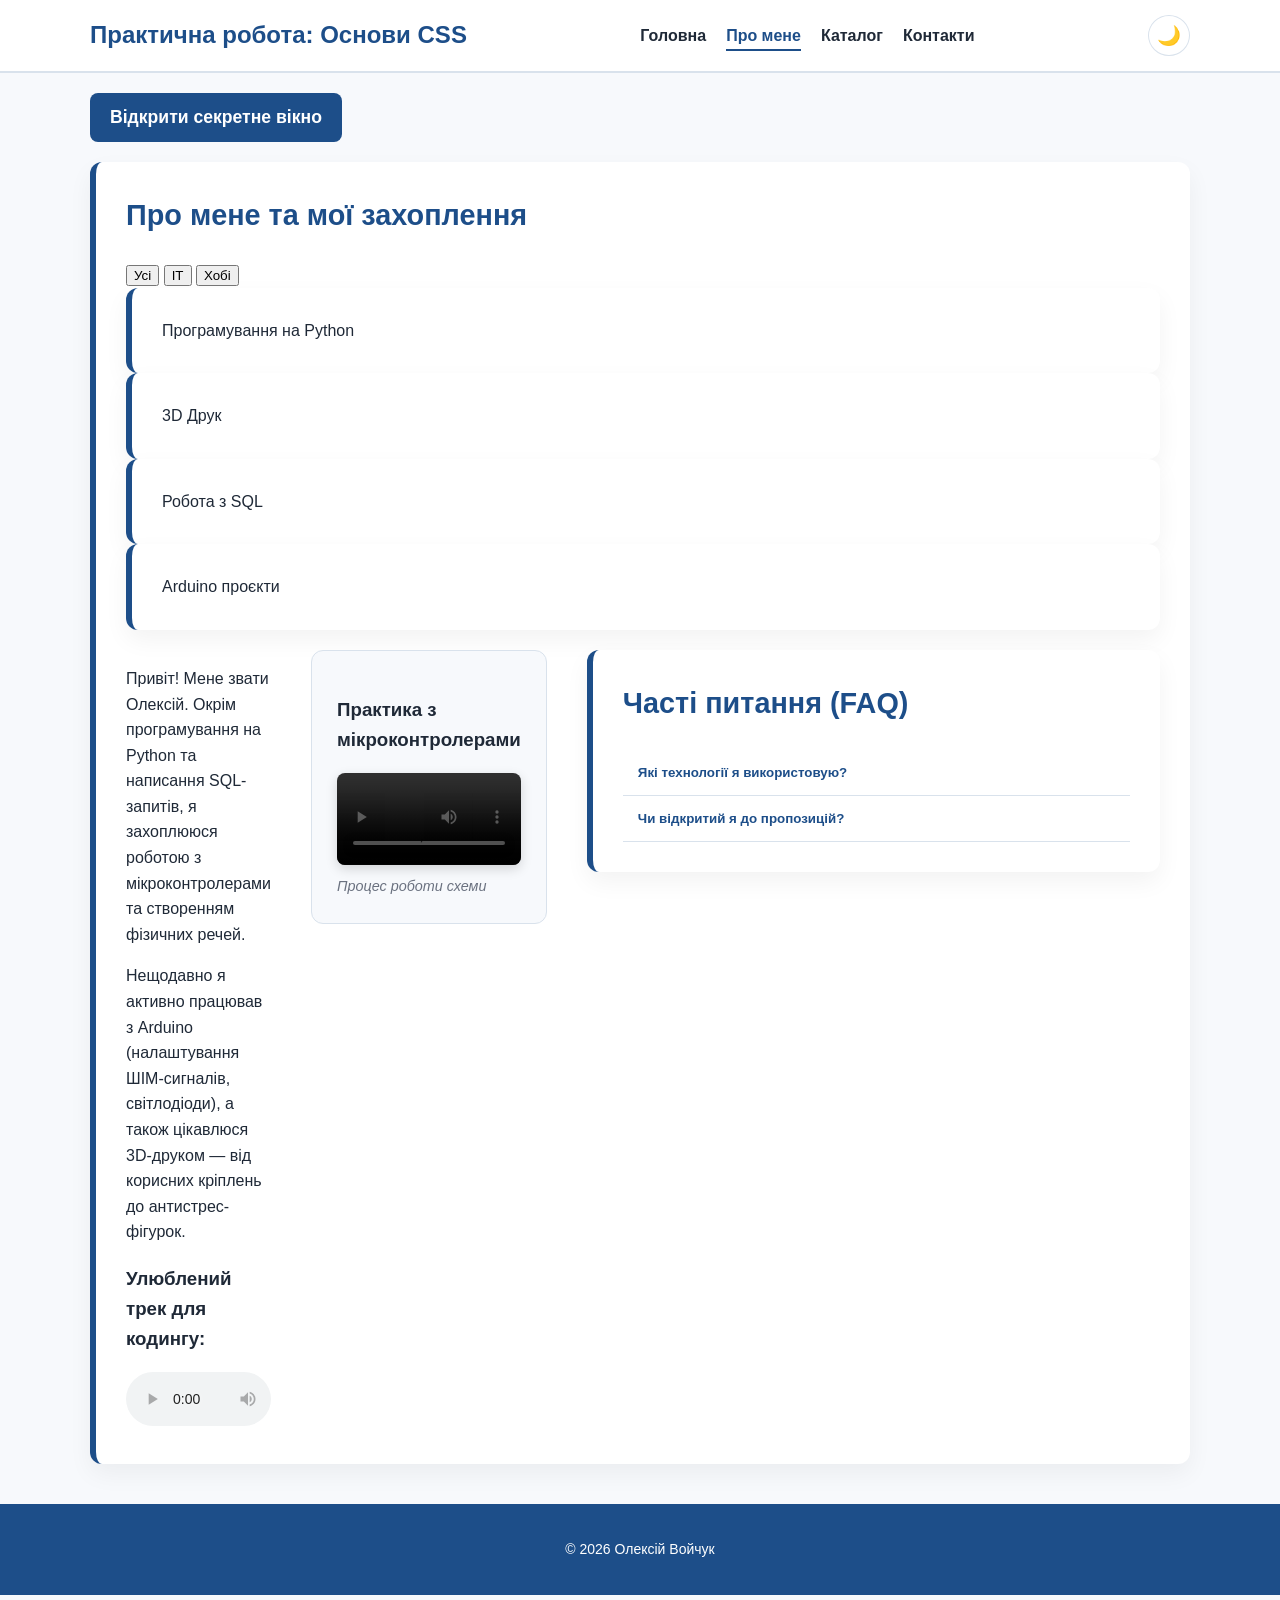
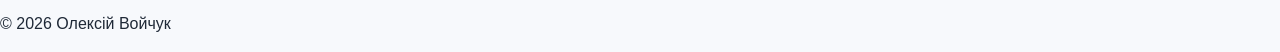
<file: pages/about.html>
<!DOCTYPE html>
<html lang="uk">

<head>
    <meta charset="UTF-8">
    <meta name="viewport" content="width=device-width, initial-scale=1.0">
    <title>Мій проєкт | Про мене</title>
    <link rel="stylesheet" href="../styles/style.css">
    <link rel="stylesheet" href="../styles/responsive.css">
    <script src="/js/main.js" defer></script>
</head>

<body>
    <header class="site-header">
        <div class="container">
            <h1>Практична робота: Основи CSS</h1>
            <nav>
                <button class="menu-toggle" aria-expanded="false">
                    <span></span>
                    <span></span>
                    <span></span>
                </button>
                <ul class="nav-list">
                    <li><a href="../index.html">Головна</a></li>
                    <li><a href="about.html">Про мене</a></li>
                    <li><a href="catalog.html">Каталог</a></li>
                    <li><a href="contact.html">Контакти</a></li>
                </ul>
            </nav>
            <button id="theme-toggle" class="theme-btn" aria-label="Переключити тему">
                <span class="icon">🌙</span>
            </button>
        </div>
    </header>

    <main class="container">
        <button id="open-modal-btn" class="btn-submit" style="margin: 20px 0; width: auto;">Відкрити секретне
            вікно</button>

        <div id="modal-overlay" class="modal-overlay" hidden>
            <div class="modal-box">
                <button class="modal-close-btn" aria-label="Закрити вікно">&times;</button>
                <h3>Привіт!</h3>
                <p>Це модальне вікно. Воно створене за допомогою JavaScript. Ти можеш закрити його, натиснувши на
                    хрестик або просто клікнувши на темний фон навколо.</p>
            </div>
        </div>
        <section class="section card">
            <h2>Про мене та мої захоплення</h2>
            <div class="filter-controls">
                <button class="filter-btn" data-filter="all">Усі</button>
                <button class="filter-btn" data-filter="it">IT</button>
                <button class="filter-btn" data-filter="hobby">Хобі</button>
            </div>

            <div class="filter-items">
                <div class="filter-item card" data-category="it">Програмування на Python</div>
                <div class="filter-item card" data-category="hobby">3D Друк</div>
                <div class="filter-item card" data-category="it">Робота з SQL</div>
                <div class="filter-item card" data-category="hobby">Arduino проєкти</div>
            </div>
            <div class="two-column">

                <div class="text-content">
                    <p>Привіт! Мене звати Олексій. Окрім програмування на Python та написання SQL-запитів, я захоплююся
                        роботою з мікроконтролерами та створенням фізичних речей.</p>
                    <p>Нещодавно я активно працював з Arduino (налаштування ШІМ-сигналів, світлодіоди), а також
                        цікавлюся 3D-друком — від корисних кріплень до антистрес-фігурок.</p>

                    <h3>Улюблений трек для кодингу:</h3>
                    <div class="media-container">
                        <audio controls class="styled-audio">
                            <source src="https://www.soundhelix.com/examples/mp3/SoundHelix-Song-1.mp3"
                                type="audio/mpeg">
                            Ваш браузер не підтримує аудіо.
                        </audio>
                    </div>
                </div>

                <div class="media-content">
                    <h3>Практика з мікроконтролерами</h3>
                    <div class="media-container">
                        <video controls class="styled-video">
                            <source
                                src="https://v.ftcdn.net/02/95/82/06/700_F_295820626_O4N25UfT65pE0x2YF9Z9p5X6H9D9V.mp4"
                                type="video/mp4">
                            Ваш браузер не підтримує відео.
                        </video>
                        <figcaption>Процес роботи схеми</figcaption>
                    </div>
                </div>

                <section class="section card">
                    <h2>Часті питання (FAQ)</h2>
                    <div class="accordion">
                        <div class="accordion-item">
                            <button class="accordion-header">Які технології я використовую?</button>
                            <div class="accordion-content">
                                <p>Я працюю з Python (Django), HTML/CSS, JavaScript та SQL (PostgreSQL). Також маю
                                    досвід з Arduino.</p>
                            </div>
                        </div>
                        <div class="accordion-item">
                            <button class="accordion-header">Чи відкритий я до пропозицій?</button>
                            <div class="accordion-content">
                                <p>Так, я шукаю можливості для стажування або роботи на позиціях Junior QA або Technical
                                    Support.</p>
                            </div>
                        </div>
                    </div>
                </section>
            </div>
        </section>

    </main>

    <footer class="site-footer">
        <div class="container">
            <p>&copy; 2026 Олексій Войчук</p>
        </div>
    </footer>

    <footer>
        <p>&copy; <span id="current-year"></span> Олексій Войчук</p>
    </footer>
    <button id="back-to-top" hidden>↑</button>
</body>

</html>
</file>
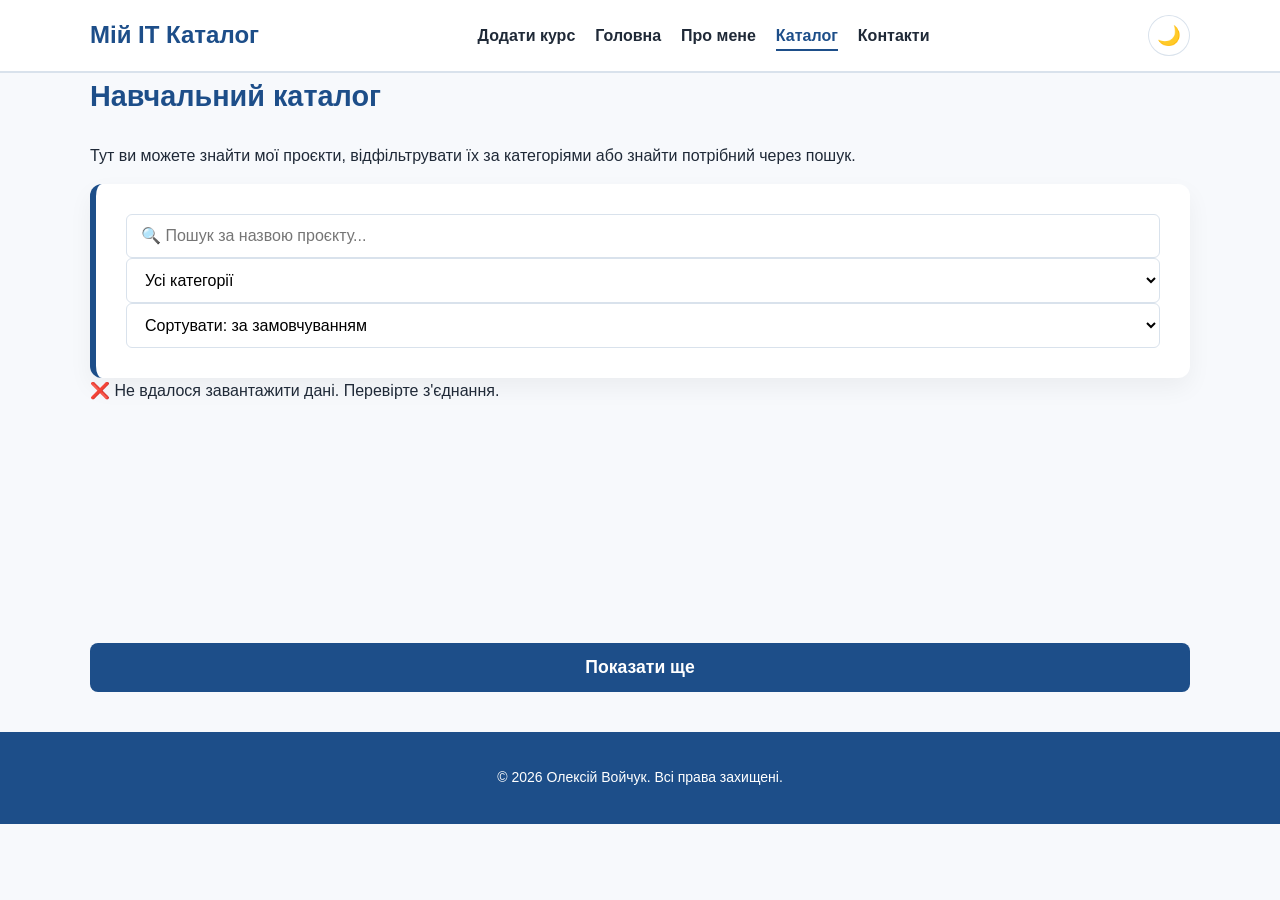
<file: pages/catalog.html>
<!DOCTYPE html>
<html lang="uk">

<head>
    <meta charset="UTF-8">
    <meta name="viewport" content="width=device-width, initial-scale=1.0">
    <title>Каталог проєктів | Мій сайт</title>
    <link rel="stylesheet" href="../styles/style.css">
    <link rel="stylesheet" href="../styles/responsive.css">
    <script src="../js/main.js" defer></script>
    <script src="../js/api.js" defer></script>
    <script src="../js/catalog.js" defer></script>
</head>

<body>

    <header class="site-header">
        <div class="container">
            <h1>Мій IT Каталог</h1>

            <nav>
                <button class="menu-toggle" aria-expanded="false" aria-label="Відкрити меню">
                    <span></span><span></span><span></span>
                </button>

                <ul class="nav-list">
                    <li><a href="pages/item-form.html">Додати курс</a></li>
                    <li><a href="../index.html">Головна</a></li>
                    <li><a href="about.html">Про мене</a></li>
                    <li><a href="catalog.html" class="active">Каталог</a></li>
                    <li><a href="contact.html">Контакти</a></li>
                </ul>
            </nav>

            <button id="theme-toggle" class="theme-btn">
                <span class="icon">🌙</span>
            </button>
        </div>
    </header>

    <main class="container">
        <section class="section">
            <header class="section-header">
                <h2>Навчальний каталог</h2>
                <p>Тут ви можете знайти мої проєкти, відфільтрувати їх за категоріями або знайти потрібний через пошук.
                </p>
            </header>

            <div class="controls card">
                <div class="search-box">
                    <input type="text" id="search-input" placeholder="🔍 Пошук за назвою проєкту...">
                </div>

                <div class="filter-group">
                    <select id="category-filter">
                        <option value="all">Усі категорії</option>
                        <option value="frontend">Frontend</option>
                        <option value="python">Python</option>
                        <option value="data">Data Science</option>
                        <option value="hobby">Хобі</option>
                    </select>

                    <select id="sort-select">
                        <option value="default">Сортувати: за замовчуванням</option>
                        <option value="price-asc">Ціна: від найменшої</option>
                        <option value="price-desc">Ціна: від найбільшої</option>
                        <option value="rating-desc">За рейтингом (⭐)</option>
                    </select>
                </div>
            </div>

            <div id="loading-state" class="status-msg">⏳ Завантаження бази даних...</div>
            <div id="error-state" class="status-msg error" hidden>❌ Не вдалося завантажити дані. Перевірте з'єднання.
            </div>
            <div id="empty-state" class="status-msg" hidden>😕 На жаль, за вашим запитом нічого не знайдено.</div>

            <div id="catalog-grid" class="learning-grid">
            </div>

            <div class="pagination-wrapper">
                <button id="load-more" class="btn-submit">Показати ще</button>
            </div>
        </section>
    </main>

    <div id="details-modal" class="modal-overlay" hidden>
        <div class="modal-box">
            <button class="modal-close-btn" title="Закрити">&times;</button>
            <div id="modal-content">
            </div>
        </div>
    </div>

    <footer class="site-footer">
        <div class="container">
            <p>&copy; <span id="current-year"></span> Олексій Войчук. Всі права захищені.</p>
        </div>
    </footer>

    <button id="back-to-top" hidden>↑</button>

</body>

</html>
</file>
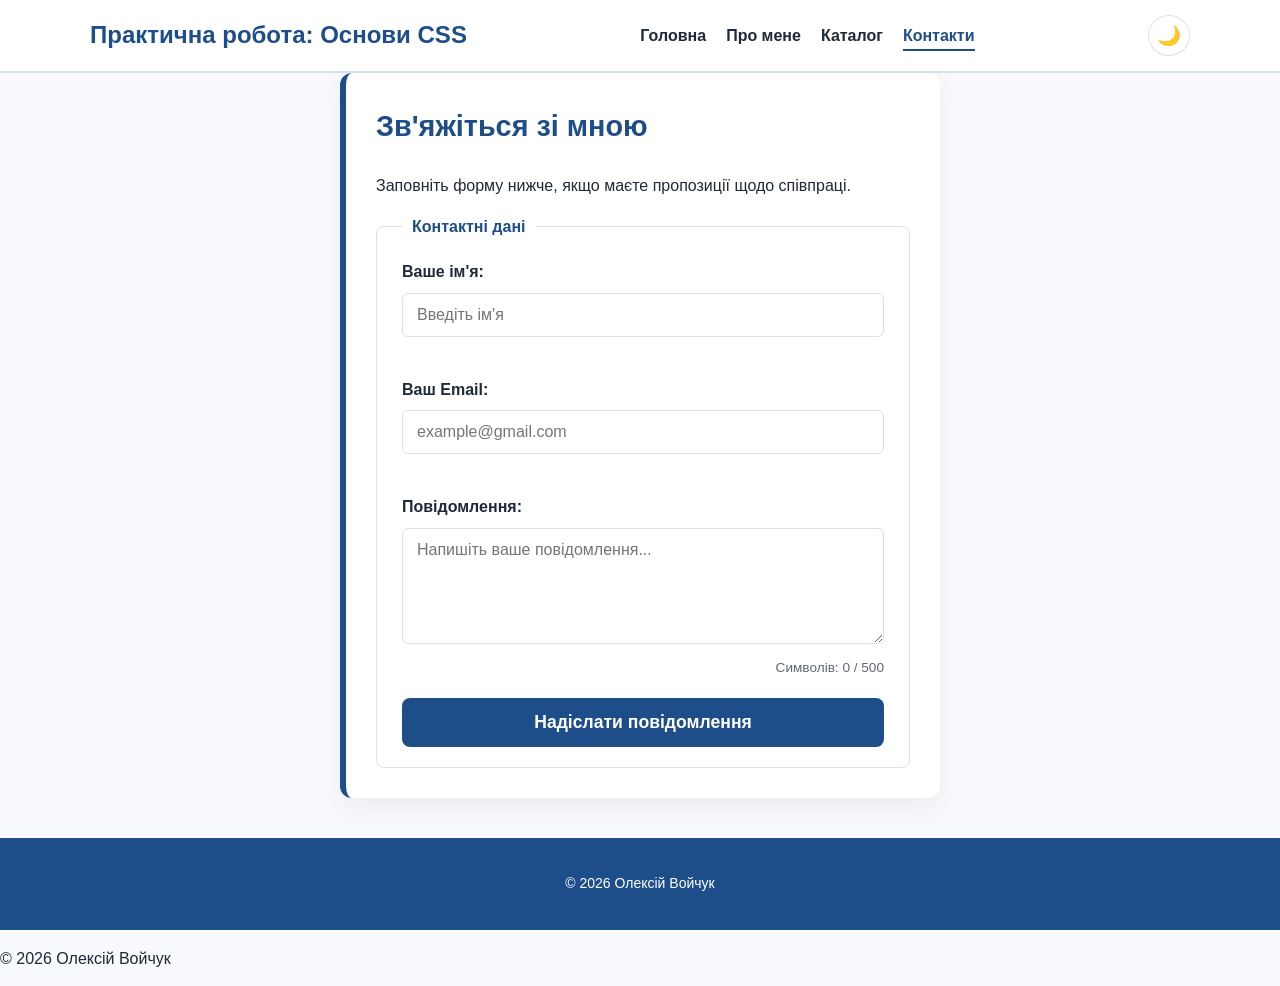
<file: pages/contact.html>
<!DOCTYPE html>
<html lang="uk">

<head>
    <meta charset="UTF-8">
    <meta name="viewport" content="width=device-width, initial-scale=1.0">
    <title>Мій проєкт | Контакти</title>
    <link rel="stylesheet" href="../styles/style.css">
    <link rel="stylesheet" href="../styles/responsive.css">
    <script src="/js/main.js" defer></script>
</head>

<body>
    <header class="site-header">

        <div class="container">
            <h1>Практична робота: Основи CSS</h1>
            <nav>
                <button class="menu-toggle" aria-expanded="false">
                    <span></span>
                    <span></span>
                    <span></span>
                </button>
                <ul class="nav-list">
                    <li><a href="../index.html">Головна</a></li>
                    <li><a href="about.html">Про мене</a></li>
                    <li><a href="catalog.html">Каталог</a></li>
                    <li><a href="contact.html">Контакти</a></li>
                </ul>
            </nav>
            <button id="theme-toggle" class="theme-btn" aria-label="Переключити тему">
                <span class="icon">🌙</span>
            </button>
        </div>
    </header>

    <main class="container">
        <section class="section card form-container">
            <h2>Зв'яжіться зі мною</h2>
            <p>Заповніть форму нижче, якщо маєте пропозиції щодо співпраці.</p>

            <form id="contact-form" class="contact-form">
                <fieldset>
                    <legend>Контактні дані</legend>

                    <div class="form-group">
                        <label for="user-name">Ваше ім'я:</label>
                        <input type="text" id="user-name" name="name" placeholder="Введіть ім'я" required>
                        <span class="error-msg" id="name-error"></span>
                    </div>

                    <div class="form-group">
                        <label for="user-email">Ваш Email:</label>
                        <input type="email" id="user-email" name="email" placeholder="example@gmail.com" required>
                        <span class="error-msg" id="email-error"></span>
                    </div>

                    <div class="form-group">
                        <label for="user-message">Повідомлення:</label>
                        <textarea id="user-message" name="message" rows="5" placeholder="Напишіть ваше повідомлення..."
                            required maxlength="500"></textarea>
                        <div id="char-counter">Символів: 0 / 500</div>
                    </div>

                    <button type="submit" class="btn-submit">Надіслати повідомлення</button>
                </fieldset>
            </form>

            <div id="form-success" class="card" hidden>
                <h3>Дякуємо, <span id="display-name"></span>!</h3>
                <p>Ваше повідомлення збережено. Відповідь надійде на <span id="display-email"></span>.</p>
            </div>
        </section>
    </main>

    <footer class="site-footer">
        <div class="container">
            <p>&copy; 2026 Олексій Войчук</p>
        </div>
    </footer>

    <footer>
        <p>&copy; <span id="current-year"></span> Олексій Войчук</p>
    </footer>
    <button id="back-to-top" hidden>↑</button>
</body>

</html>
</file>
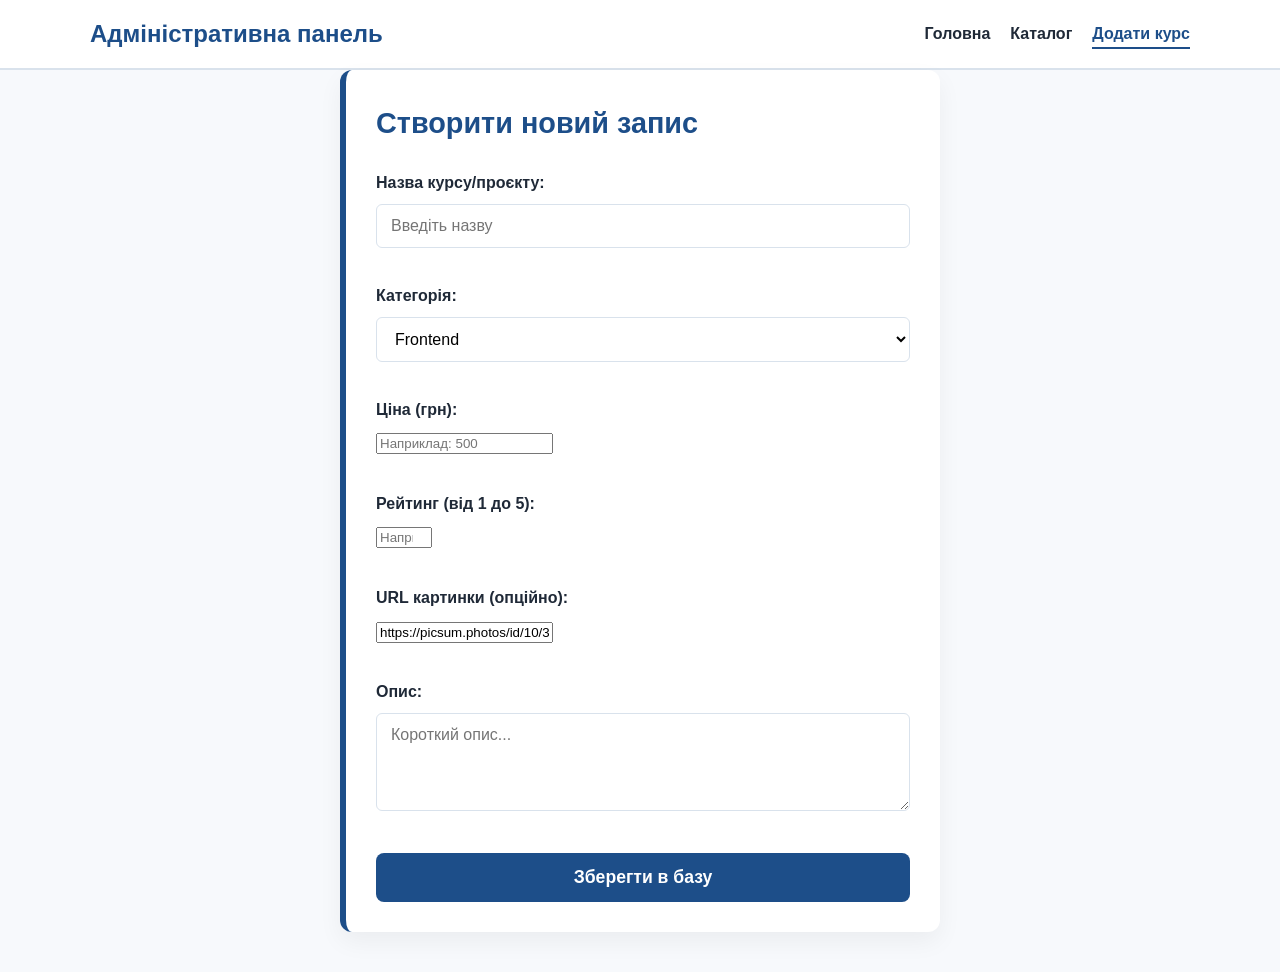
<file: pages/item-form.html>
<!DOCTYPE html>
<html lang="uk">
<head>
    <meta charset="UTF-8">
    <meta name="viewport" content="width=device-width, initial-scale=1.0">
    <title>Додати новий курс | Адмінка</title>
    <link rel="stylesheet" href="../styles/style.css">
    
    <script src="../js/main.js" defer></script>
    <script src="../js/api.js" defer></script>
    <script src="../js/form.js" defer></script> </head>
<body>
    <header class="site-header">
        <div class="container">
            <h1>Адміністративна панель</h1>
            <nav>
                <ul class="nav-list">
                    <li><a href="../index.html">Головна</a></li>
                    <li><a href="catalog.html">Каталог</a></li>
                    <li><a href="item-form.html" class="active">Додати курс</a></li>
                </ul>
            </nav>
        </div>
    </header>

    <main class="container section">
        <div class="card" style="max-width: 600px; margin: 0 auto;">
            <h2>Створити новий запис</h2>
            
            <form id="crud-form" style="display: flex; flex-direction: column; gap: 15px; margin-top: 20px;">
                <div class="form-group">
                    <label>Назва курсу/проєкту:</label>
                    <input type="text" name="title" required minlength="3" placeholder="Введіть назву">
                </div>

                <div class="form-group">
                    <label>Категорія:</label>
                    <select name="category" required>
                        <option value="frontend">Frontend</option>
                        <option value="python">Python</option>
                        <option value="data">Data Science</option>
                        <option value="hobby">Хобі</option>
                    </select>
                </div>

                <div class="form-group">
                    <label>Ціна (грн):</label>
                    <input type="number" name="price" required min="1" placeholder="Наприклад: 500">
                </div>

                <div class="form-group">
                    <label>Рейтинг (від 1 до 5):</label>
                    <input type="number" name="rating" required min="1" max="5" step="0.1" placeholder="Наприклад: 4.5">
                </div>

                <div class="form-group">
                    <label>URL картинки (опційно):</label>
                    <input type="url" name="image" placeholder="https://picsum.photos/id/10/300/200" value="https://picsum.photos/id/10/300/200">
                </div>

                <div class="form-group">
                    <label>Опис:</label>
                    <textarea name="description" required rows="4" placeholder="Короткий опис..."></textarea>
                </div>

                <button type="submit" class="btn-submit" id="submit-btn">Зберегти в базу</button>
            </form>

            <div id="success-message" hidden style="margin-top: 20px; padding: 15px; background: #d4edda; color: #155724; border-radius: 5px;">
                ✅ Новий курс успішно додано! <a href="catalog.html">Перейти до каталогу</a>
            </div>
        </div>
    </main>
</body>
</html>
</file>
<file: styles/style.css>
:root {
    --color-primary: #1d4e89;
    --color-accent: #ffb703;
    --color-bg: #f7f9fc;
    --color-surface: #ffffff;
    --color-text: #1f2937;
    --color-border: #d9e2ec;
}

*,
*::before,
*::after {
    box-sizing: border-box;
}

body {
    margin: 0;
    font-family: Arial, sans-serif;
    line-height: 1.6;
    color: var(--color-text);
    background-color: var(--color-bg);
}

.container {
    width: min(1100px, calc(100% - 32px));
    margin: 0 auto;
}

.site-header {
    background-color: var(--color-surface);
    border-bottom: 2px solid var(--color-border);
    padding: 15px 0;
}

.site-header .container {
    display: flex;
    justify-content: space-between;
    align-items: center;
}

.site-header h1 {
    margin: 0;
    color: var(--color-primary);
    font-size: 24px;
}

.nav-list {
    display: flex;
    gap: 20px;
    list-style: none;
    margin: 0;
    padding: 0;
}

.nav-list a {
    text-decoration: none;
    color: var(--color-text);
    font-weight: bold;
    padding: 5px 0;
    transition: color 0.3s ease;
}

.nav-list a:hover {
    color: var(--color-accent);
}

.nav-list a.active {
    color: var(--color-primary);
    border-bottom: 2px solid var(--color-primary);
}

.site-footer {
    background-color: var(--color-primary);
    color: #ffffff;
    text-align: center;
    padding: 20px 0;
    font-size: 14px;
    margin-top: 40px;
}



.section {
    margin-bottom: 40px;
}

.card {
    background-color: var(--color-surface);
    padding: 30px;
    border-radius: 12px;
    box-shadow: 0 10px 25px rgba(0, 0, 0, 0.05);
    border-left: 6px solid var(--color-primary);
}

h2 {
    color: var(--color-primary);
    margin-top: 0;
    font-size: 1.8rem;
}

p {
    margin-bottom: 15px;
}

.image-wrapper {
    margin: 25px 0;
    max-width: 600px;
}

.responsive-img {
    max-width: 100%;
    height: auto;
    border-radius: 10px;
    box-shadow: 0 4px 12px rgba(0, 0, 0, 0.1);
    display: block;
}

figcaption {
    margin-top: 10px;
    font-style: italic;
    color: #6b7280;
    font-size: 0.9rem;
}

.styled-list {
    padding-left: 20px;
    margin: 20px 0;
}

.styled-list li {
    margin-bottom: 10px;
    padding-left: 5px;
}

.styled-list li::marker {
    color: var(--color-accent);
    font-size: 1.2rem;
}

.two-column {
    display: flex;
    gap: 40px;
    align-items: flex-start;
    margin-top: 20px;
}

.text-content,
.media-content {
    flex: 1;
}

.media-content {
    background-color: var(--color-bg);
    padding: 25px;
    border-radius: 12px;
    border: 1px solid var(--color-border);
}

.media-container {
    margin-top: 15px;
}

.styled-video {
    width: 100%;
    max-width: 500px;
    border-radius: 8px;
    box-shadow: 0 4px 12px rgba(0, 0, 0, 0.15);
    display: block;
}

.styled-audio {
    width: 100%;
    outline: none;
}

.form-container {
    max-width: 600px;
    margin: 0 auto;
}

fieldset {
    border: 1px solid var(--color-border);
    border-radius: 8px;
    padding: 20px 25px;
    margin: 0;
}

legend {
    font-weight: bold;
    color: var(--color-primary);
    padding: 0 10px;
}

.form-group {
    margin-bottom: 20px;
}

.form-group label {
    display: block;
    margin-bottom: 8px;
    font-weight: bold;
    color: var(--color-text);
}

input[type="text"],
input[type="email"],
select,
textarea {
    width: 100%;
    padding: 12px 14px;
    border: 1px solid var(--color-border);
    border-radius: 6px;
    background: #fff;
    font-family: inherit;
    font-size: 1rem;
    transition: border-color 0.3s ease, box-shadow 0.3s ease;
}

input[type="text"]:focus,
input[type="email"]:focus,
select:focus,
textarea:focus {
    outline: none;
    border-color: var(--color-primary);
    box-shadow: 0 0 0 3px rgba(29, 78, 137, 0.15);
}

.radio-group label,
.checkbox-group label {
    display: inline-flex;
    align-items: center;
    font-weight: normal;
    margin-right: 15px;
    cursor: pointer;
}

.radio-group input,
.checkbox-group input {
    margin-right: 8px;
}

.btn-submit {
    display: block;
    width: 100%;
    padding: 14px 20px;
    border: none;
    border-radius: 8px;
    background-color: var(--color-primary);
    color: #ffffff;
    font-size: 1.1rem;
    font-weight: bold;
    cursor: pointer;
    transition: background-color 0.3s ease, transform 0.1s ease;
}

.btn-submit:hover {
    background-color: var(--color-accent);
    color: var(--color-text);
}

.btn-submit:active {
    transform: scale(0.98);
}

.learning-grid {
    display: grid;
    grid-template-columns: repeat(auto-fit, minmax(250px, 1fr));
    gap: 20px;
    margin: 20px 0;
}

.learning-card {
    background: var(--color-surface);
    border: 1px solid var(--color-border);
    border-radius: 10px;
    overflow: hidden;
    transition: transform 0.3s ease, box-shadow 0.3s ease;
}

.learning-card:hover {
    transform: translateY(-5px);
    box-shadow: 0 10px 20px rgba(0, 0, 0, 0.1);
}

.card-header {
    background: var(--color-primary);
    color: #fff;
    padding: 12px 20px;
    font-weight: bold;
    font-size: 1.1rem;
}

.card-body {
    padding: 20px;
}

.card-body p {
    margin: 8px 0;
    font-size: 0.95rem;
}

.card-body strong {
    color: var(--color-primary);
}

.menu-toggle {
    display: none;
    flex-direction: column;
    gap: 5px;
    background: none;
    border: none;
    cursor: pointer;
}

.menu-toggle span {
    display: block;
    width: 25px;
    height: 3px;
    background: var(--color-primary);
    transition: 0.3s;
}

body.theme-dark {
    --color-bg: #1a1a1a;
    --color-surface: #2d2d2d;
    --color-text: #f0f0f0;
    --color-border: #444;
}

.theme-btn {
    background: var(--color-surface);
    border: 1px solid var(--color-border);
    padding: 8px;
    border-radius: 50%;
    cursor: pointer;
    font-size: 1.2rem;
    transition: 0.3s;
}

#back-to-top {
    position: fixed;
    bottom: 30px;
    right: 30px;
    padding: 10px 15px;
    background: var(--color-primary);
    color: white;
    border: none;
    border-radius: 5px;
    cursor: pointer;
    z-index: 1000;
}

.accordion-item {
    border-bottom: 1px solid var(--color-border);
}

.accordion-header {
    width: 100%;
    padding: 15px;
    text-align: left;
    background: none;
    border: none;
    font-weight: bold;
    cursor: pointer;
    color: var(--color-primary);
    transition: background 0.3s;
}

.accordion-header:hover {
    background: rgba(0, 0, 0, 0.05);
}

.accordion-content {
    max-height: 0;
    overflow: hidden;
    transition: max-height 0.3s ease-out;
    padding: 0 15px;
}

.accordion-item.is-active .accordion-content {
    max-height: 200px;
    padding: 15px;
}

.error-msg {
    color: #d9534f; 
    font-size: 0.85rem;
    display: block;
    margin-top: 5px;
    min-height: 15px;
}

#char-counter {
    font-size: 0.85rem;
    text-align: right;
    color: var(--color-text);
    opacity: 0.7;
    margin-top: 5px;
}

#form-success {
    background-color: #e8f5e9; 
    border-left: 4px solid #4caf50;
    color: #2e7d32;
    padding: 20px;
    margin-top: 20px;
}

.modal-overlay {
    position: fixed;
    top: 0;
    left: 0;
    width: 100%;
    height: 100%;
    background: rgba(0, 0, 0, 0.6);
    display: flex;
    justify-content: center;
    align-items: center;
    z-index: 9999;
    opacity: 0;
    visibility: hidden;
    transition: opacity 0.3s ease, visibility 0.3s ease;
}

.modal-overlay:not([hidden]) {
    opacity: 1;
    visibility: visible;
    display: flex;
}

.modal-box {
    background: var(--color-surface);
    padding: 30px;
    border-radius: 10px;
    max-width: 500px;
    width: 90%;
    position: relative;
    box-shadow: 0 10px 30px rgba(0, 0, 0, 0.2);
    transform: translateY(-20px);
    transition: transform 0.3s ease;
}

.modal-overlay:not([hidden]) .modal-box {
    transform: translateY(0);
}

.modal-close-btn {
    position: absolute;
    top: 10px;
    right: 15px;
    background: none;
    border: none;
    font-size: 24px;
    cursor: pointer;
    color: var(--color-text);
}

.fav-btn {
    background: none;
    border: 1px solid var(--color-border);
    cursor: pointer;
    font-size: 1.2rem;
    padding: 5px 10px;
    border-radius: 5px;
    transition: 0.3s;
}

.fav-btn.active {
    background-color: #ff4d4d;
    border-color: #ff4d4d;
    color: white;
}

.card-footer {
    display: flex;
    justify-content: space-between;
    align-items: center;
    margin-top: 15px;
}

.btn-details {
    background-color: var(--color-primary);
    color: white;
    border: none;
    padding: 8px 15px;
    border-radius: 5px;
    cursor: pointer;
}

#catalog-grid {
    min-height: 200px;
}
</file>
<file: styles/responsive.css>
@media (max-width: 768px) {
    body {
        font-size: 15px;
        overflow-x: hidden;
    }

    .container {
        width: 100%;
        padding: 0 15px;
        overflow-x: hidden;
        box-sizing: border-box;
    }

    .section {
        margin-bottom: 25px;
        width: 100%;
        box-sizing: border-box;
    }

    .site-header {
        padding: 10px 0;
    }

    .site-header .container {
        flex-direction: column;
        gap: 15px;
    }

    .nav-list {
        flex-direction: column;
        width: 100%;
        gap: 8px;
    }

    .nav-list a {
        display: block;
        text-align: center;
        padding: 12px;
        background-color: #f3f6f9;
        border-radius: 8px;
        border: 1px solid var(--color-border);
    }

    .nav-list a.active {
        background-color: var(--color-primary);
        color: #ffffff;
        border-bottom: none;
    }

    .card {
        padding: 20px 15px;
        border-radius: 8px;
        border-left-width: 4px;
        width: 100%;
        box-sizing: border-box;
    }

    .two-column {
        flex-direction: column;
        gap: 20px;
        width: 100%;
    }

    .text-content,
    .media-content {
        width: 100%;
        box-sizing: border-box;
    }

    .media-content {
        padding: 15px;
    }

    video, 
    audio, 
    img, 
    iframe,
    .responsive-img,
    .styled-video,
    .styled-audio {
        max-width: 100% !important;
        width: 100%;
        height: auto;
        box-sizing: border-box;
        display: block;
    }

    .styled-table {
        display: block;
        width: 100%;
        overflow-x: auto;
        -webkit-overflow-scrolling: touch;
        border-collapse: collapse;
        border-spacing: 0;
    }

    .styled-table th, 
    .styled-table td {
        padding: 10px;
        white-space: nowrap;
    }

    fieldset {
        padding: 15px;
        width: 100%;
        box-sizing: border-box;
    }

    input[type="text"],
    input[type="email"],
    select,
    textarea {
        width: 100%;
        padding: 10px;
        box-sizing: border-box;
    }

    .radio-group {
        display: flex;
        flex-direction: column;
        gap: 10px;
    }

    .radio-group label {
        margin-right: 0;
        padding: 10px;
        background: #f8fafc;
        border-radius: 6px;
        border: 1px solid var(--color-border);
        width: 100%;
        box-sizing: border-box;
    }

    p, h1, h2, h3, h4, h5, h6, a, li, span, div {
        word-wrap: break-word;
        overflow-wrap: break-word;
        max-width: 100%;
    }
}

@media (max-width: 480px) {
    h1 { font-size: 20px; }
    h2 { font-size: 22px; }
    h3 { font-size: 18px; }

    .btn-submit {
        padding: 12px;
        font-size: 1rem;
        width: 100%;
    }

    .card {
        padding: 15px 10px;
    }
}

@media (max-width: 768px) {
    .learning-grid {
        grid-template-columns: 1fr; 
        gap: 15px;
    }
    
    .learning-card {
        border-left: 4px solid var(--color-primary); 
    }
}

@media (max-width: 768px) {
    .menu-toggle { display: flex; }
    .nav-list { display: none; } 
    .nav-list.is-open { display: flex; }
}
</file>
